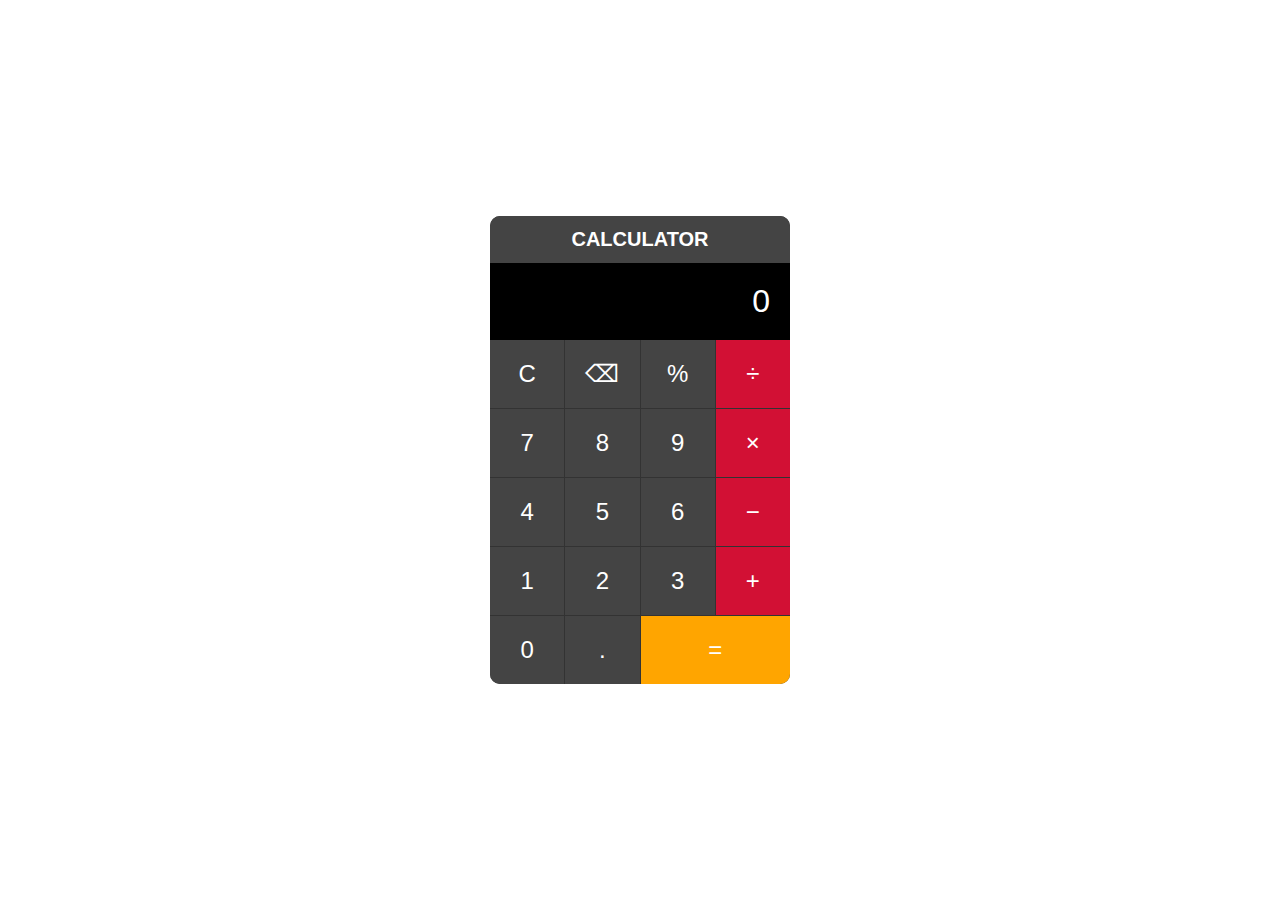
<file: Calculator/index.html>
<!DOCTYPE html>
<html lang="en">

<head>
    <meta charset="UTF-8">
    <meta name="viewport" content="width=device-width, initial-scale=1.0">
    <title>Calculator</title>
    <link rel="stylesheet" href="styles/style.css">
</head>

<body>

    <div class="calculator">
        <header>
            <h1>CALCULATOR</h1>
        </header>
        <div class="display">
            <span id="result">0</span>
        </div>
        <div class="buttons">
            <button onclick="clearDisplay()">C</button>
            <button onclick="deleteDigit()">⌫</button>
            <button onclick="appendOperator('%')">%</button>
            <button onclick="appendOperator('/')">÷</button>

            <button onclick="appendNumber('7')">7</button>
            <button onclick="appendNumber('8')">8</button>
            <button onclick="appendNumber('9')">9</button>
            <button onclick="appendOperator('*')">×</button>

            <button onclick="appendNumber('4')">4</button>
            <button onclick="appendNumber('5')">5</button>
            <button onclick="appendNumber('6')">6</button>
            <button onclick="appendOperator('-')">−</button>

            <button onclick="appendNumber('1')">1</button>
            <button onclick="appendNumber('2')">2</button>
            <button onclick="appendNumber('3')">3</button>
            <button onclick="appendOperator('+')">+</button>

            <button onclick="appendNumber('0')">0</button>
            <button onclick="appendNumber('.')">.</button>
            <button class="equal" onclick="calculate()">=</button>
        </div>
    </div>

    <script src="script.js"></script>
</body>

</html>
</file>
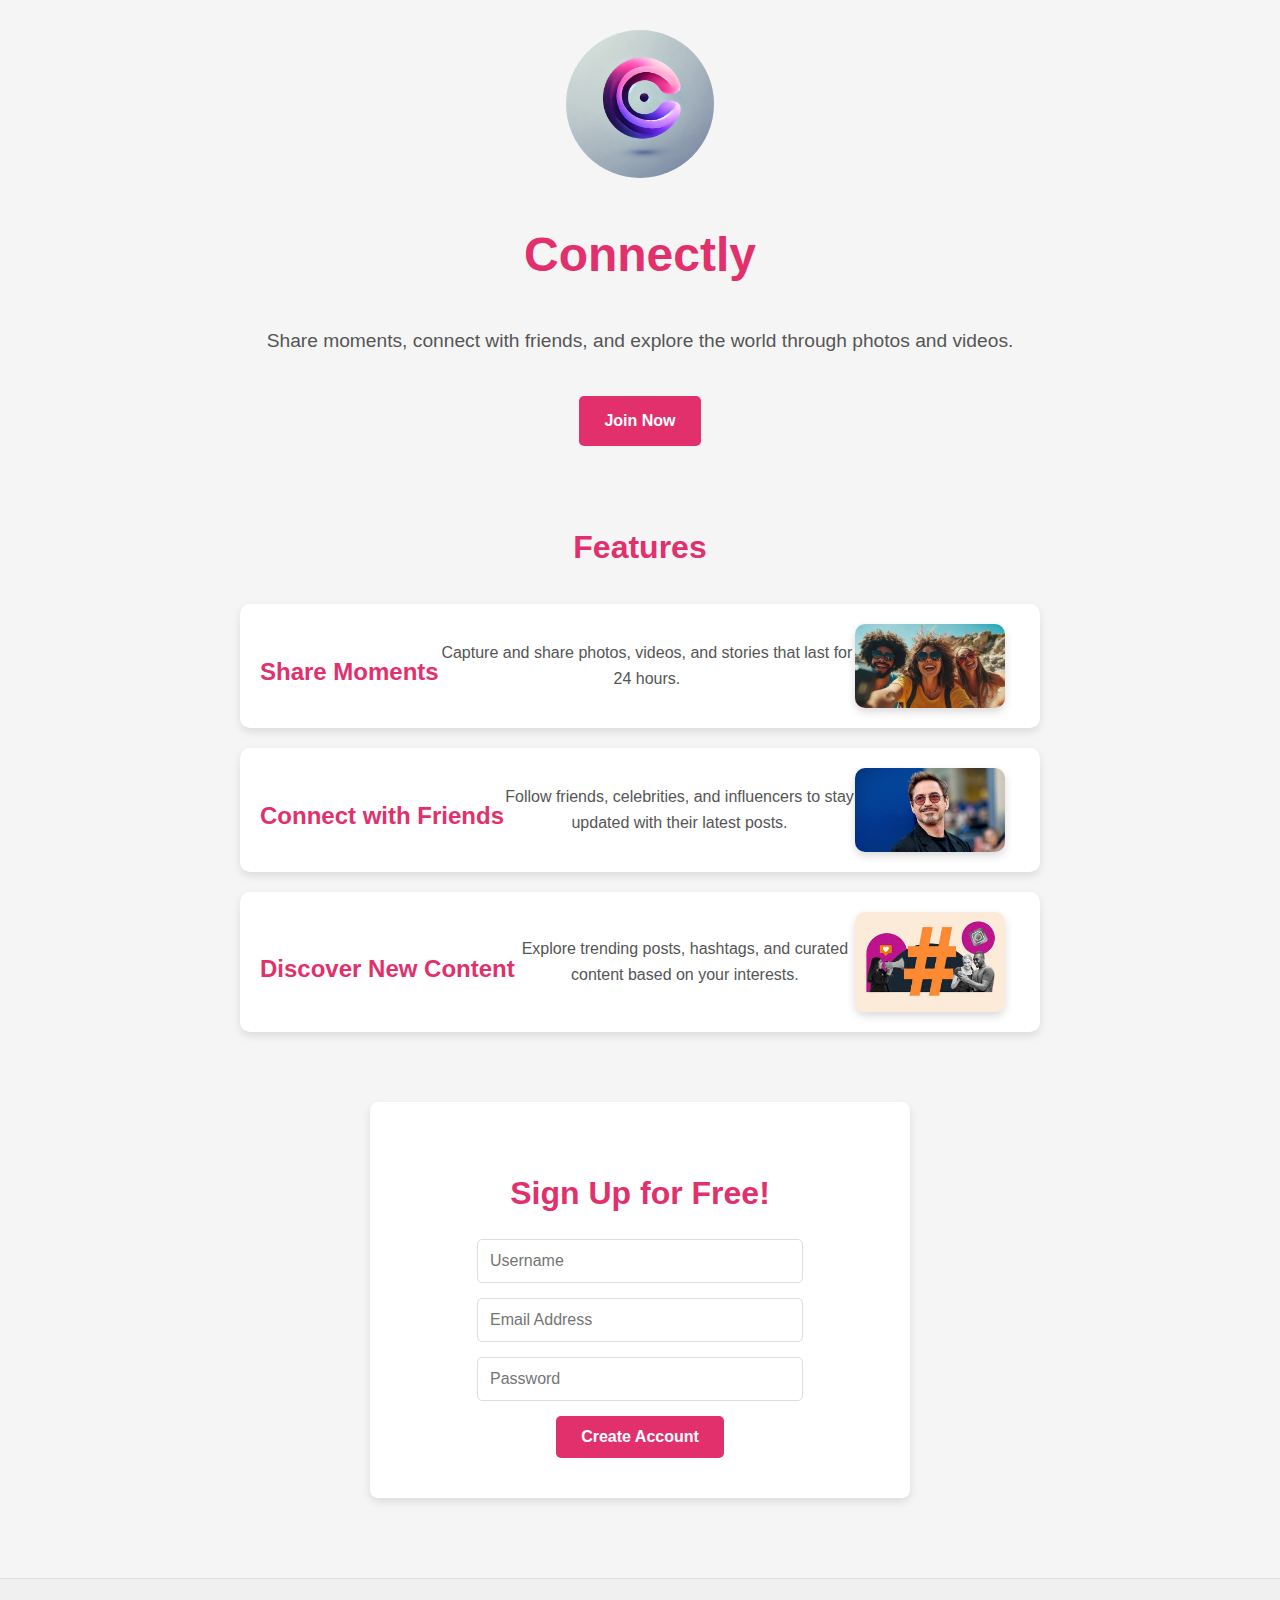
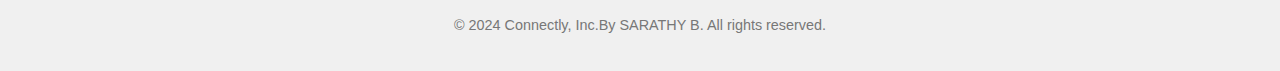
<file: Landing-page/index.html>
<!DOCTYPE html>
<html lang="en">

<head>
    <meta charset="UTF-8">
    <meta name="viewport" content="width=device-width, initial-scale=1.0">
    <div id="logo-section">
        <img id="bio-image" src="styles/logo.webp" alt="Connectly logo">

    </div>
    <title>Connectly</title>
    <link rel="stylesheet" href="styles/style.css">
</head>

<body>
    <header>
        <h1>Connectly</h1>
        <p class="subtitle">Share moments, connect with friends, and explore the world through photos and videos.</p>
        <a href="#signup" class="cta-button">Join Now</a>
    </header>

    <section id="features">
        <h2>Features</h2>
        <div class="feature">
            <h3>Share Moments</h3>
            <p>Capture and share photos, videos, and stories that last for 24 hours.</p>
            <img src="styles/image1.jpg" alt="Share Moments">
        </div>
        <div class="feature">
            <h3>Connect with Friends</h3>
            <p>Follow friends, celebrities, and influencers to stay updated with their latest posts.</p>
            <img src="styles/image2.jpg" alt="Connect with Friends">
        </div>
        <div class="feature">
            <h3>Discover New Content</h3>
            <p>Explore trending posts, hashtags, and curated content based on your interests.</p>
            <img src="styles/image3.jpg" alt="Discover Content">
        </div>
    </section>

    <section id="signup">
        <h2>Sign Up for Free!</h2>
        <form action="#" method="post">
            <input type="text" placeholder="Username" required>
            <input type="email" placeholder="Email Address" required>
            <input type="password" placeholder="Password" required>
            <button type="submit">Create Account</button>
        </form>
    </section>

    <footer>
        <p>&copy; 2024 Connectly, Inc.By SARATHY B. All rights reserved.</p>
    </footer>
</body>

</html>
</file>
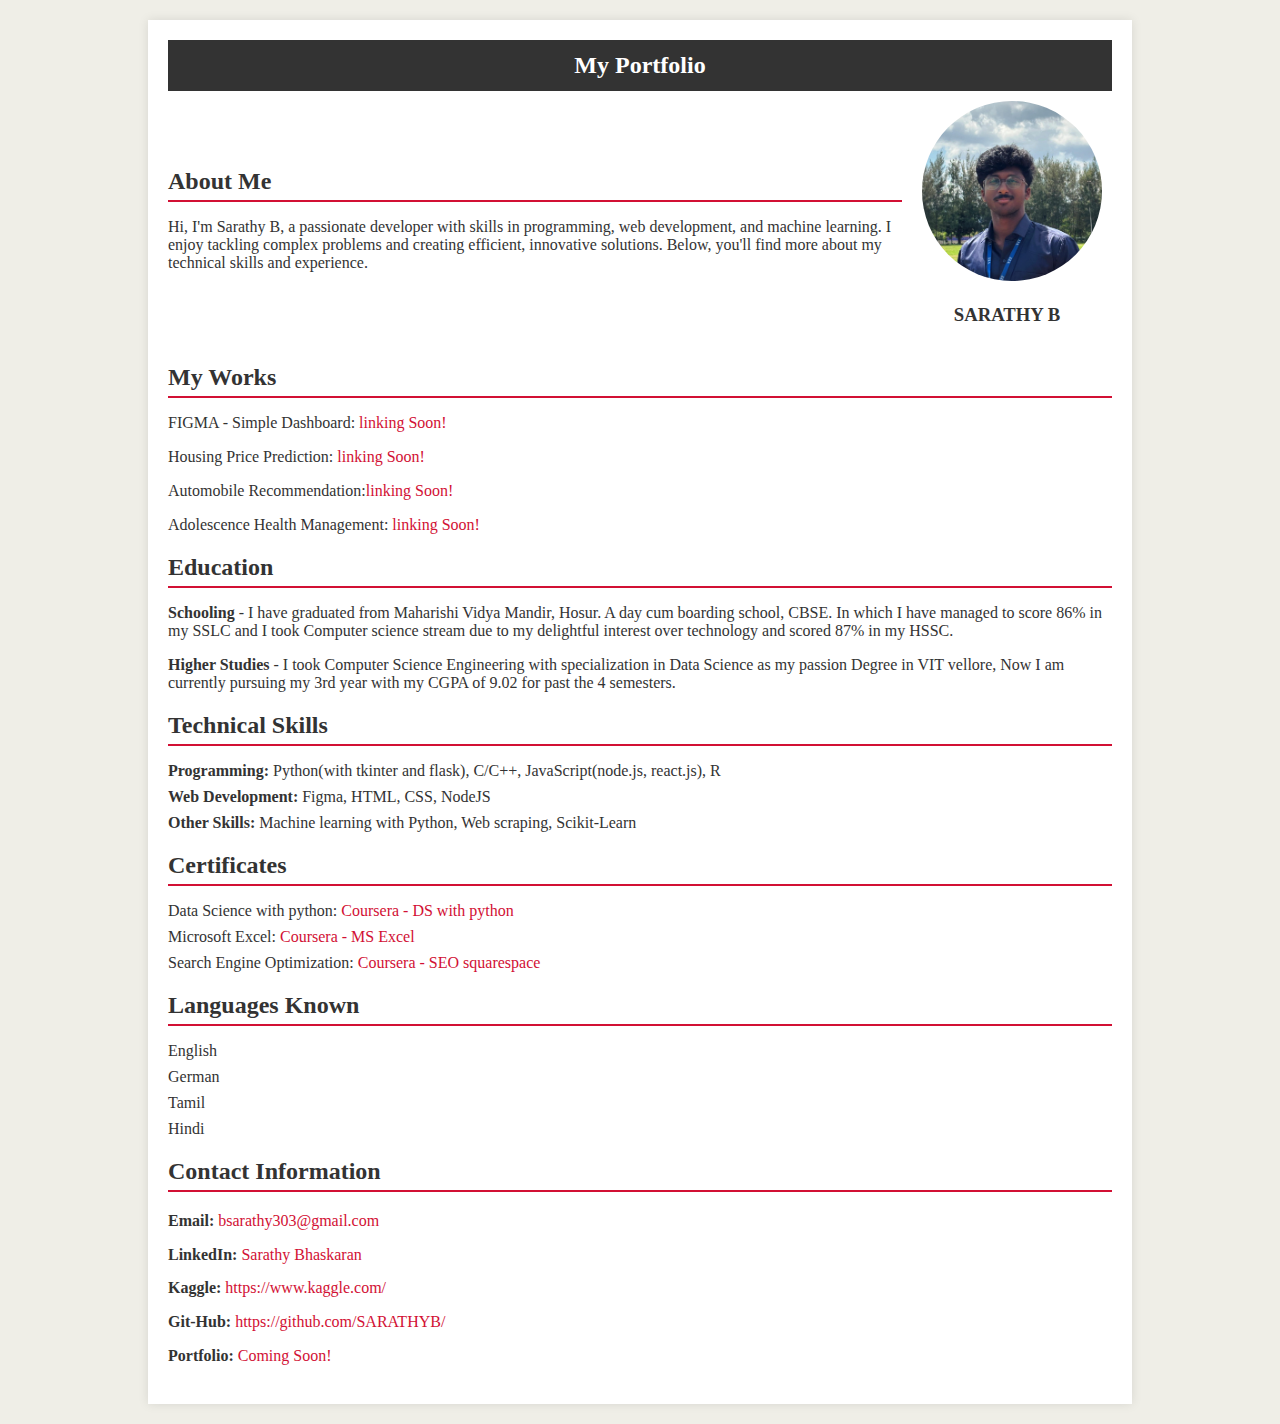
<file: Portfolio/index.html>
<!DOCTYPE html>
<html lang="en">

<head>
    <meta charset="UTF-8">
    <meta name="viewport" content="width=device-width, initial-scale=1.0">
    <title>Sarathy B - Portfolio</title>
    <link rel="stylesheet" type="text/css" href="styles/style.css">
</head>

<body>



    <div class="container">
        <header>
            <h1>My Portfolio</h1>
        </header>
        <!-- Main Bio Section -->
        <section id="main-bio">
            <div id="bio-info">
                <h2>About Me</h2>
                <p>Hi, I'm Sarathy B, a passionate developer with skills in programming, web development, and machine
                    learning. I enjoy tackling complex problems and creating efficient, innovative solutions. Below,
                    you'll find more about my technical skills and experience.</p>
            </div>
            <div id="photo-section">
                <img id="bio-image" src="styles/Sarathy.jpg" alt="Photo of Sarathy B">
                <p id="name-below-photo">
                <h3>SARATHY B</h3>
                </p>
            </div>
        </section>

        <section id="my-works">
            <div id="my-works">
                <h2>My Works</h2>
                <p>
                <ul>FIGMA - Simple Dashboard: <a href="#">linking Soon!</a></ul>
                <ul>Housing Price Prediction: <a href="#">linking Soon!</a></ul>
                <ul>Automobile Recommendation:<a href="#">linking Soon!</a></ul>
                <ul>Adolescence Health Management: <a href="#">linking Soon!</a></ul>
                </p>
            </div>

        </section>

        <section id="Education">
            <div id="Education">
                <h2>Education</h2>
                <p>
                    <b>Schooling</b> -
                    I have graduated from Maharishi Vidya Mandir, Hosur. A day cum boarding school, CBSE. In which I
                    have
                    managed
                    to score 86% in my SSLC and I took Computer science stream due to my delightful interest over
                    technology and
                    scored 87% in my HSSC.
                </p>
                <p>
                    <b>Higher Studies</b> -
                    I took Computer Science Engineering with specialization in Data Science as my passion Degree in VIT
                    vellore, Now I am currently pursuing my 3rd year with my CGPA of 9.02 for past the 4 semesters.
                </p>
            </div>

        </section>
        <!-- Skills Section -->
        <section id="skills">
            <h2>Technical Skills</h2>
            <ul>
                <li><strong>Programming:</strong> Python(with tkinter and flask), C/C++, JavaScript(node.js, react.js),
                    R</li>
                <li><strong>Web Development:</strong> Figma, HTML, CSS, NodeJS</li>
                <li><strong>Other Skills:</strong> Machine learning with Python, Web scraping, Scikit-Learn</li>
            </ul>
        </section>

        <section id="skills">
            <h2>Certificates</h2>
            <ul>
                <li>Data Science with python: <a href="https://www.coursera.org/verify/86U8PSFJSXS4">Coursera - DS with
                        python</a></li>
                <li>Microsoft Excel: <a href="https://www.coursera.org/verify/LJVKDS57P2HX">Coursera - MS
                        Excel
                    </a></li>
                <li>Search Engine Optimization: <a href="https://www.coursera.org/verify/7VNZ8ZFP3MDN">Coursera - SEO
                        squarespace
                    </a></li>
            </ul>
        </section>
        <!-- Languages Section -->
        <section id="languages">
            <h2>Languages Known</h2>
            <ul>
                <li>English</li>
                <li>German</li>
                <li>Tamil</li>
                <li>Hindi</li>
            </ul>
        </section>

        <!-- Contact Information Section -->
        <section id="contact-info">
            <h2>Contact Information</h2>
            <ul>
                <li><strong>Email:</strong> <a href="mailto:bsarathy303@gmail.com">bsarathy303@gmail.com</a></li>
                <li><strong>LinkedIn:</strong> <a href="www.linkedin.com/in/sarathy-bhaskaran-514101313">Sarathy
                        Bhaskaran</a>
                </li>
                <li><strong>Kaggle:</strong> <a href="https://www.kaggle.com/">https://www.kaggle.com/</a></li>
                <li><strong>Git-Hub:</strong> <a href="https://github.com/SARATHYB/">https://github.com/SARATHYB/</a>
                </li>

                <li><strong>Portfolio:</strong> <a href="#">Coming Soon!</a></li>
            </ul>
        </section>
    </div>

</body>

</html>
</file>
<file: Calculator/styles/style.css>
body {
    display: flex;
    justify-content: center;
    align-items: center;
    height: 100vh;
    margin: 0;
    background-color: #ffffff;
    font-family: Arial, sans-serif;
}

.calculator {
    width: 300px;
    background-color: #333;
    border-radius: 10px;
    overflow: hidden;
}

.display {
    padding: 20px;
    background-color: #000;
    color: white;
    text-align: right;
    font-size: 2em;
}

.buttons {
    display: grid;
    grid-template-columns: repeat(4, 1fr);
    gap: 1px;
}

button {
    background-color: #444;
    color: white;
    font-size: 1.5em;
    border: none;
    padding: 20px;
    cursor: pointer;
    outline: none;
}

button:active {
    background-color: #666;
}

button:nth-child(4n) {
    background-color: #d21034;
    /* Orange accent */
}

button.equal {
    grid-column: span 2;
    background-color: orange;
}

header {
    background-color: #444;
    text-align: center;
    padding: 12px;
}

header h1 {
    color: #ffffff;
    font-size: 20px;
    margin: 0;
}
</file>
<file: Landing-page/styles/style.css>
body {
    font-family: Arial, sans-serif;
    line-height: 1.6;
    background-color: #f5f5f5;
    color: #333;
    display: flex;
    flex-direction: column;
    align-items: center;
    margin: 0;
    padding: 0 20px;
}


header {
    text-align: center;
    margin-top: auto;
}

header h1 {
    font-size: 3rem;
    font-weight: bold;
    color: #e1306c;
}

#bio-image {
    width: 148px;
    border-radius: 50%;
    margin-top: 20%;
}

.subtitle {
    font-weight: 300;
    font-size: larger;
    color: #555;
}

.cta-button {
    display: inline-block;
    background-color: #e1306c;
    color: white;
    padding: 12px 25px;
    margin-top: 20px;
    border-radius: 5px;
    text-decoration: none;
    font-weight: bold;
    transition: background-color 0.3s ease;
}

.cta-button:hover {
    background-color: #c4275a;
}


#features {
    width: 100%;
    max-width: 800px;
    text-align: center;
    margin: 50px 0;
}

#features h2 {
    font-size: 2rem;
    color: #e1306c;
    margin-bottom: 30px;
}

.feature {
    background-color: white;
    padding: 20px;
    margin-bottom: 20px;
    border-radius: 10px;
    box-shadow: 0 4px 8px rgba(0, 0, 0, 0.1);
    display: flex;
    align-items: center;
    transition: transform 0.2s ease;
}

.feature:hover {
    transform: translateY(-5px);
}

.feature img {
    width: 150px;
    border-radius: 10px;
    margin-right: 15px;
    box-shadow: 0 4px 8px rgba(0, 0, 0, 0.15);
}

.feature h3 {
    color: #e1306c;
    font-size: 1.5rem;
    margin-bottom: 10px;
}

.feature p {
    font-size: 1rem;
    color: #555;
    flex: 1;
}


#signup {
    background-color: white;
    padding: 40px 20px;
    border-radius: 8px;
    box-shadow: 0 4px 8px rgba(0, 0, 0, 0.1);
    text-align: center;
    width: 100%;
    max-width: 500px;
    margin-bottom: 40px;
}

#signup h2 {
    color: #e1306c;
    font-size: 2rem;
    margin-bottom: 20px;
}

#signup form {
    display: flex;
    flex-direction: column;
    align-items: center;
}

#signup input {
    width: 80%;
    max-width: 300px;
    padding: 12px;
    margin-bottom: 15px;
    border: 1px solid #ddd;
    border-radius: 5px;
    font-size: 1rem;
}

#signup button {
    background-color: #e1306c;
    color: white;
    padding: 12px 25px;
    border: none;
    border-radius: 5px;
    font-weight: bold;
    font-size: 1rem;
    cursor: pointer;
    transition: background-color 0.3s ease;
}

#signup button:hover {
    background-color: #c4275a;
}


footer {
    text-align: center;
    padding: 20px;
    color: #777;
    font-size: 0.9rem;
    background-color: #f0f0f0;
    width: 100%;
    border-top: 1px solid #ddd;
    margin-top: 40px;
}
</file>
<file: Portfolio/styles/style.css>
@page {
    size: A4;
    margin: 20mm;
}

body {
    background-color: #efeee7;
    font-family: "Times New Roman", Times, serif;
    color: #333333;
    margin: 0;
    margin-left: 50px;
    margin-right: 50px;
    padding: 0;
}


header {
    background-color: #333333;
    text-align: center;
    padding: 12px;
}

header h1 {
    color: #ffffff;
    font-size: 24px;
    margin: 0;
}

#photo-section {
    text-align: center;
    margin-top: 10px;
}

#bio-image {
    width: 180px;
    border-radius: 50%;
}

#name-below-photo {
    font-size: 12px;
    font-weight: bold;
    margin-top: 4px;
    color: #333333;
    align-items: center;
}

.container {
    width: 80%;
    max-width: 1024px;
    margin: 20px auto;
    background-color: #ffffff;
    padding: 20px;
    box-shadow: 0 0 10px rgba(0, 0, 0, 0.1);
}

#main-bio {
    display: flex;
    align-items: center;
    margin-bottom: auto;
}

#bio-info {
    flex: 1;
}

#bio-image {
    width: 180px;
    border-radius: 50%;
    margin-left: 20px;
    margin-right: 10px;
}

h2 {
    font-size: 24px;
    color: #333333;
    border-bottom: 2px solid #d21034;
    padding-bottom: 5px;
    margin-bottom: 10px;
}

ul {
    list-style-type: none;
    padding: 0;
}

ul li {
    font-size: 16px;
    margin-bottom: 8px;
}

#skills,
#languages,
#contact-info {
    margin-top: 20px;
}

#contact-info ul li {
    line-height: 1.6;
}

a {
    color: #d21034;
    text-decoration: none;
}

a:hover {
    text-decoration: underline;
}
</file>
